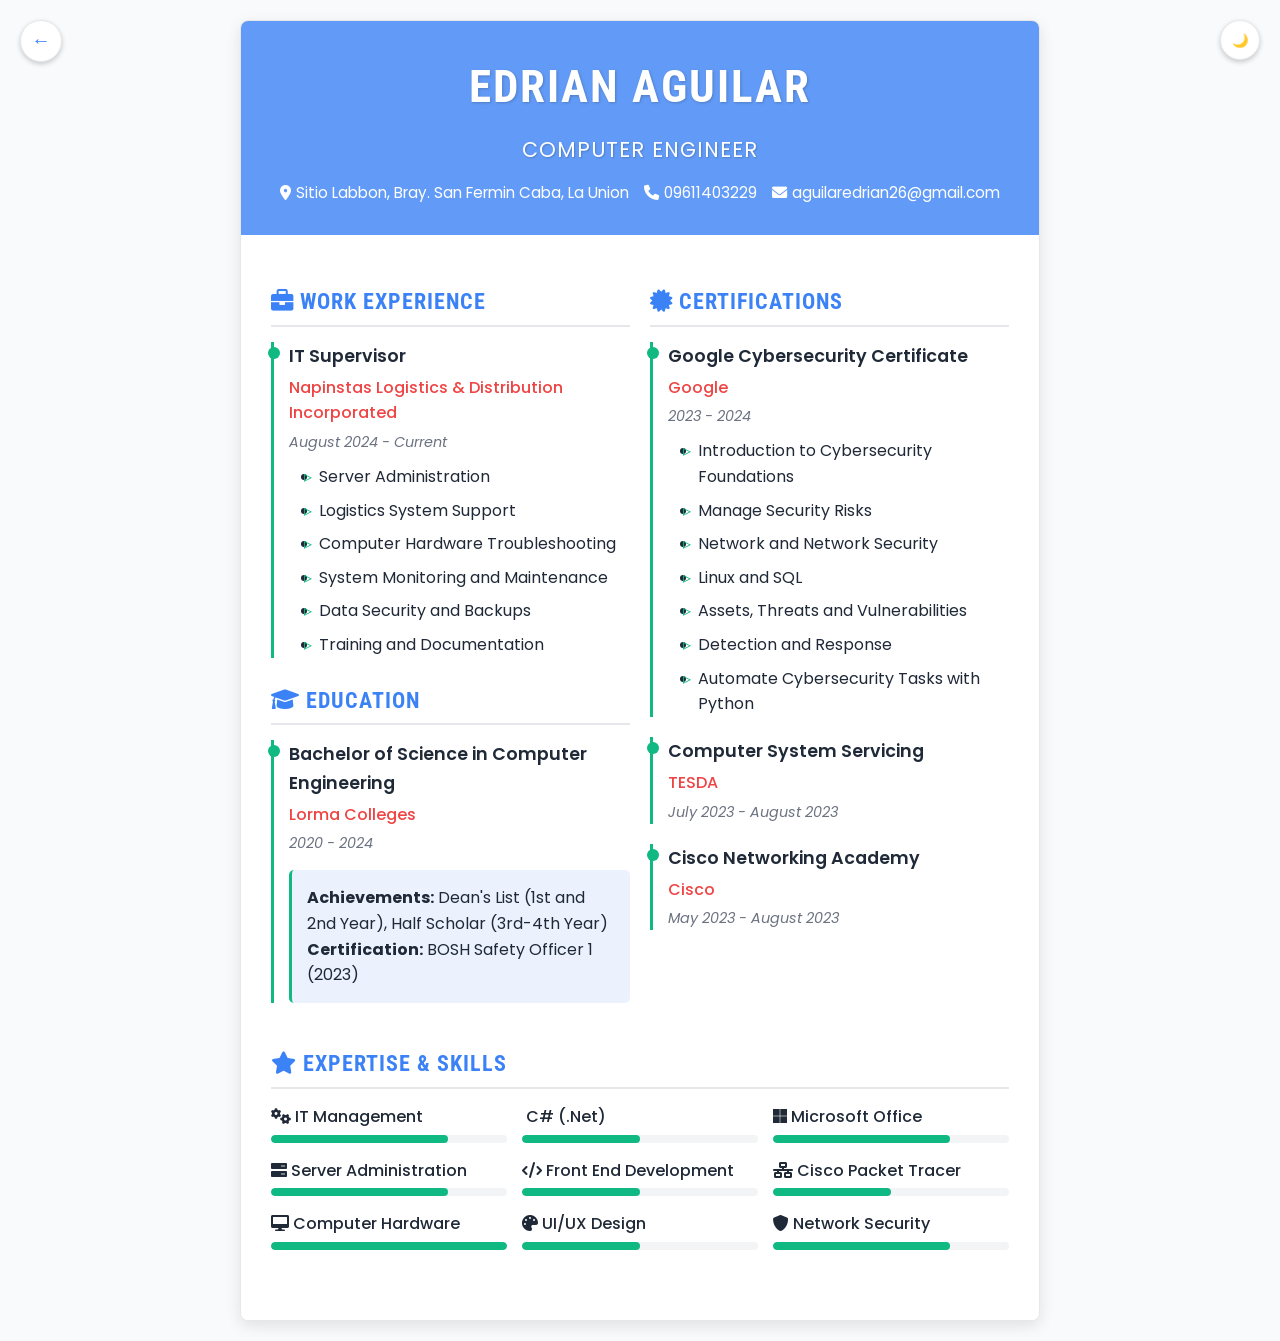
<file: Resume.html>
<!DOCTYPE html>
<html lang="en">
<head>
    <meta charset="UTF-8">
    <meta name="viewport" content="width=device-width, initial-scale=1.0">
    <title>Edrian Aguilar - Computer Engineer</title>
    <link href="https://fonts.googleapis.com/css2?family=Poppins:wght@300;400;600;700&family=Roboto+Condensed:wght@700&display=swap" rel="stylesheet">
    <link rel="stylesheet" href="https://cdnjs.cloudflare.com/ajax/libs/font-awesome/6.0.0/css/all.min.css">
    <style>
        :root {
            --primary: #3b82f6;  /* Blue from portfolio */
            --secondary: #10b981;  /* Emerald from portfolio */
            --accent: #ef4444;  /* Red from portfolio */
            --tertiary: #f59e0b;  /* Amber for additional accent */
            --light: #f3f4f6;  /* Light gray from portfolio */
            --dark: #1f2937;  /* Dark gray from portfolio */
            --gray: #6b7280;  /* Medium gray from portfolio */
            --header-bg: rgba(59, 130, 246, 0.8);  /* Semi-transparent blue */
            --bg-color: #f9fafb;  /* Very light gray from portfolio */
            --text-color: #1f2937;  /* Dark gray from portfolio */
            --card-bg: white;
            --highlight-bg: rgba(59, 130, 246, 0.1);
            --border-color: #e5e7eb;  /* Light border from portfolio */
        }

        [data-theme="dark"] {
            --primary: #60a5fa;  /* Lighter blue for dark mode */
            --secondary: #34d399;  /* Lighter emerald for dark mode */
            --accent: #f87171;  /* Lighter red for dark mode */
            --light: #374151;  /* Darker gray */
            --dark: #f9fafb;  /* Light text */
            --gray: #9ca3af;  /* Lighter gray */
            --header-bg: rgba(37, 99, 235, 0.8);  /* Darker blue */
            --bg-color: #111827;  /* Very dark background */
            --text-color: #f9fafb;  /* Light text */
            --card-bg: #1f2937;  /* Dark card background */
            --highlight-bg: rgba(16, 185, 129, 0.2);  /* Emerald highlight */
            --border-color: #374151;  /* Dark border */
        }

        body {
            font-family: 'Poppins', sans-serif;
            line-height: 1.6;
            color: var(--text-color);
            max-width: 800px;
            margin: 0 auto;
            padding: 20px;
            background-color: var(--bg-color);
            transition: background-color 0.3s ease, color 0.3s ease;
        }
        
        .resume-container {
            background-color: var(--card-bg);
            box-shadow: 0 5px 15px rgba(0,0,0,0.1);
            border-radius: 8px;
            overflow: hidden;
            transition: all 0.3s ease;
            border: 1px solid var(--border-color);
            animation: fadeInUp 1s ease-out;
        }

        @keyframes fadeInUp {
            from {
                opacity: 0;
                transform: translateY(30px);
            }
            to {
                opacity: 1;
                transform: translateY(0);
            }
        }
        
        .header {
            background-color: var(--header-bg);
            color: white;
            padding: 30px;
            text-align: center;
            position: relative;
            overflow: hidden;
            transition: background-color 0.3s ease;
        }
        
        .header::before {
            content: "";
            position: absolute;
            top: 0;
            left: 0;
            right: 0;
            bottom: 0;
            background: linear-gradient(135deg, var(--header-bg), rgba(16, 185, 129, 0.6));
            z-index: -1;
            animation: gradientShift 8s ease-in-out infinite;
        }

        @keyframes gradientShift {
            0%, 100% { background: linear-gradient(135deg, var(--header-bg), rgba(16, 185, 129, 0.6)); }
            50% { background: linear-gradient(135deg, rgba(16, 185, 129, 0.6), var(--header-bg)); }
        }
        
        h1 {
            font-family: 'Roboto Condensed', sans-serif;
            font-size: 2.8rem;
            margin: 0;
            letter-spacing: 2px;
            text-transform: uppercase;
            text-shadow: 1px 1px 3px rgba(0,0,0,0.2);
        }
        
        .title {
            font-size: 1.3rem;
            margin: 10px 0;
            letter-spacing: 1px;
            font-weight: 400;
            text-shadow: 1px 1px 2px rgba(0,0,0,0.2);
        }
        
        .contact-info {
            margin-top: 15px;
            font-size: 0.95rem;
            display: flex;
            flex-wrap: wrap;
            justify-content: center;
            gap: 15px;
        }
        
        .contact-info span {
            display: flex;
            align-items: center;
            gap: 5px;
        }
        
        .content {
            padding: 30px;
            background-color: var(--card-bg);
            transition: background-color 0.3s ease;
        }
        
        .section {
            margin-bottom: 25px;
        }
        
        h2 {
            font-family: 'Roboto Condensed', sans-serif;
            color: var(--primary);
            font-size: 1.4rem;
            margin-bottom: 15px;
            padding-bottom: 5px;
            border-bottom: 2px solid var(--border-color);
            text-transform: uppercase;
            letter-spacing: 1px;
            transition: color 0.3s ease, border-color 0.3s ease;
        }
        
        .job, .education-item, .certification {
            margin-bottom: 20px;
            padding-left: 15px;
            border-left: 3px solid var(--secondary);
            position: relative;
            transition: border-color 0.3s ease, transform 0.3s ease;
        }

        .job:hover, .education-item:hover, .certification:hover {
            transform: translateX(5px);
        }
        
        .job::before, .education-item::before, .certification::before {
            content: "";
            position: absolute;
            left: -6px;
            top: 5px;
            width: 12px;
            height: 12px;
            border-radius: 50%;
            background-color: var(--secondary);
            transition: background-color 0.3s ease;
        }
        
        .job-title, .education-degree, .certification-title {
            font-weight: 600;
            font-size: 1.1rem;
            color: var(--text-color);
            transition: color 0.3s ease;
        }
        
        .company, .school, .certification-org {
            font-weight: 500;
            color: var(--accent);
            margin: 5px 0;
            transition: color 0.3s ease;
        }
        
        .date {
            color: var(--gray);
            font-size: 0.9rem;
            font-style: italic;
            transition: color 0.3s ease;
        }
        
        ul {
            margin-top: 10px;
            padding-left: 30px;
        }
        
        li {
            margin-bottom: 8px;
            position: relative;
            color: var(--text-color);
            transition: color 0.3s ease;
        }
        
        li::before {
            content: "▹";
            position: absolute;
            left: -15px;
            color: var(--secondary);
            transition: color 0.3s ease;
        }
        
        .skills-container {
            display: flex;
            flex-wrap: wrap;
            gap: 15px;
        }
        
        .skill-category {
            flex: 1;
            min-width: 200px;
        }
        
        .skill-item {
            margin-bottom: 15px;
            transition: transform 0.3s ease;
        }

        .skill-item:hover {
            transform: scale(1.05);
        }

        .skill-name {
            font-weight: 500;
            color: var(--text-color);
            transition: color 0.3s ease;
        }

        .skill-level {
            color: var(--gray);
            font-size: 0.9rem;
            transition: color 0.3s ease;
            position: relative;
            height: 8px;
            background-color: var(--light);
            border-radius: 4px;
            margin-top: 5px;
            overflow: hidden;
        }

        .skill-level::after {
            content: "";
            position: absolute;
            top: 0;
            left: 0;
            height: 100%;
            background-color: var(--secondary);
            border-radius: 4px;
            transition: width 0.3s ease;
        }

        .skill-item[data-level="Beginner"] .skill-level::after { width: 25%; }
        .skill-item[data-level="Intermediate"] .skill-level::after { width: 50%; }
        .skill-item[data-level="Advanced"] .skill-level::after { width: 75%; }
        .skill-item[data-level="Expert"] .skill-level::after { width: 100%; }
        
        .highlight {
            background-color: var(--highlight-bg);
            padding: 15px;
            border-radius: 5px;
            margin: 15px 0;
            border-left: 3px solid var(--secondary);
            transition: background-color 0.3s ease, border-color 0.3s ease;
        }
        
        .two-column {
            display: flex;
            flex-wrap: wrap;
            gap: 20px;
        }
        
        .column {
            flex: 1;
            min-width: 300px;
        }
        
        .theme-toggle {
            position: fixed;
            top: 20px;
            right: 20px;
            background: var(--card-bg);
            border: 1px solid var(--border-color);
            border-radius: 50%;
            width: 40px;
            height: 40px;
            display: flex;
            align-items: center;
            justify-content: center;
            cursor: pointer;
            z-index: 100;
            box-shadow: 0 2px 5px rgba(0,0,0,0.2);
            transition: all 0.3s ease;
        }
        
        .theme-toggle:hover {
            transform: scale(1.1);
        }

        /* Back button styles */
        .back-button {
            position: fixed;
            top: 20px;
            left: 20px;
            background: var(--card-bg);
            color: var(--primary);
            border: 1px solid var(--border-color);
            border-radius: 50%;
            width: 40px;
            height: 40px;
            display: flex;
            align-items: center;
            justify-content: center;
            cursor: pointer;
            z-index: 100;
            box-shadow: 0 2px 5px rgba(0,0,0,0.2);
            transition: all 0.3s ease;
            text-decoration: none;
            font-size: 1.2rem;
        }
        
        .back-button:hover {
            transform: scale(1.1);
            background-color: var(--primary);
            color: white;
        }
        
        @media print {
            body {
                background-color: white;
                padding: 0;
            }
            
            .resume-container {
                box-shadow: none;
                border: none;
            }
            
            .header {
                background-color: #3b82f6 !important;
                -webkit-print-color-adjust: exact;
                print-color-adjust: exact;
            }
            
            .theme-toggle, .back-button {
                display: none;
            }
        }
    </style>
</head>
<body>
    <!-- Back Button -->
    <a href="Portfolio.html" class="back-button" aria-label="Go back to portfolio">←</a>
    
    <!-- Theme Toggle -->
    <button class="theme-toggle" id="themeToggle" aria-label="Toggle theme">🌓</button>

    <div class="resume-container">
        <div class="header">
            <h1>EDRIAN AGUILAR</h1>
            <div class="title">COMPUTER ENGINEER</div>
            <div class="contact-info">
                <span><i class="fas fa-map-marker-alt"></i> Sitio Labbon, Bray. San Fermin Caba, La Union</span>
                <span><i class="fas fa-phone"></i> 09611403229</span>
                <span><i class="fas fa-envelope"></i> aguilaredrian26@gmail.com</span>
            </div>
        </div>

        <div class="content">
            <div class="two-column">
                <div class="column">
                    <div class="section">
                        <h2><i class="fas fa-briefcase"></i> WORK EXPERIENCE</h2>
                        <div class="job">
                            <div class="job-title">IT Supervisor</div>
                            <div class="company">Napinstas Logistics & Distribution Incorporated</div>
                            <div class="date">August 2024 - Current</div>
                            <ul>
                                <li>Server Administration</li>
                                <li>Logistics System Support</li>
                                <li>Computer Hardware Troubleshooting</li>
                                <li>System Monitoring and Maintenance</li>
                                <li>Data Security and Backups</li>
                                <li>Training and Documentation</li>
                            </ul>
                        </div>
                    </div>

                    <div class="section">
                        <h2><i class="fas fa-graduation-cap"></i> EDUCATION</h2>
                        <div class="education-item">
                            <div class="education-degree">Bachelor of Science in Computer Engineering</div>
                            <div class="school">Lorma Colleges</div>
                            <div class="date">2020 - 2024</div>
                            <div class="highlight">
                                <strong>Achievements:</strong> Dean's List (1st and 2nd Year), Half Scholar (3rd-4th Year)<br>
                                <strong>Certification:</strong> BOSH Safety Officer 1 (2023)
                            </div>
                        </div>
                    </div>
                </div>

                <div class="column">
                    <div class="section">
                        <h2><i class="fas fa-certificate"></i> CERTIFICATIONS</h2>
                        <div class="certification">
                            <div class="certification-title">Google Cybersecurity Certificate</div>
                            <div class="certification-org">Google</div>
                            <div class="date">2023 - 2024</div>
                            <ul>
                                <li>Introduction to Cybersecurity Foundations</li>
                                <li>Manage Security Risks</li>
                                <li>Network and Network Security</li>
                                <li>Linux and SQL</li>
                                <li>Assets, Threats and Vulnerabilities</li>
                                <li>Detection and Response</li>
                                <li>Automate Cybersecurity Tasks with Python</li>
                            </ul>
                        </div>

                        <div class="certification">
                            <div class="certification-title">Computer System Servicing</div>
                            <div class="certification-org">TESDA</div>
                            <div class="date">July 2023 - August 2023</div>
                        </div>

                        <div class="certification">
                            <div class="certification-title">Cisco Networking Academy</div>
                            <div class="certification-org">Cisco</div>
                            <div class="date">May 2023 - August 2023</div>
                        </div>
                    </div>
                </div>
            </div>

                    <div class="section">
                        <h2><i class="fas fa-star"></i> EXPERTISE & SKILLS</h2>
                <div class="skills-container">
                    <div class="skill-category">
                        <div class="skill-item" data-level="Advanced">
                            <div class="skill-name"><i class="fas fa-cogs"></i> IT Management</div>
                            <div class="skill-level"></div>
                        </div>
                        <div class="skill-item" data-level="Advanced">
                            <div class="skill-name"><i class="fas fa-server"></i> Server Administration</div>
                            <div class="skill-level"></div>
                        </div>
                        <div class="skill-item" data-level="Expert">
                            <div class="skill-name"><i class="fas fa-desktop"></i> Computer Hardware</div>
                            <div class="skill-level"></div>
                        </div>
                    </div>
                    
                    <div class="skill-category">
                        <div class="skill-item" data-level="Intermediate">
                            <div class="skill-name"><i class="fab fa-csharp"></i> C# (.Net)</div>
                            <div class="skill-level"></div>
                        </div>
                        <div class="skill-item" data-level="Intermediate">
                            <div class="skill-name"><i class="fas fa-code"></i> Front End Development</div>
                            <div class="skill-level"></div>
                        </div>
                        <div class="skill-item" data-level="Intermediate">
                            <div class="skill-name"><i class="fas fa-palette"></i> UI/UX Design</div>
                            <div class="skill-level"></div>
                        </div>
                    </div>
                    
                    <div class="skill-category">
                        <div class="skill-item" data-level="Advanced">
                            <div class="skill-name"><i class="fab fa-microsoft"></i> Microsoft Office</div>
                            <div class="skill-level"></div>
                        </div>
                        <div class="skill-item" data-level="Intermediate">
                            <div class="skill-name"><i class="fas fa-network-wired"></i> Cisco Packet Tracer</div>
                            <div class="skill-level"></div>
                        </div>
                        <div class="skill-item" data-level="Advanced">
                            <div class="skill-name"><i class="fas fa-shield-alt"></i> Network Security</div>
                            <div class="skill-level"></div>
                        </div>
                    </div>
                </div>
            </div>
        </div>
    </div>

    <script>
        // Theme toggler functionality
        const themeToggle = document.getElementById('themeToggle');
        const prefersDarkScheme = window.matchMedia('(prefers-color-scheme: dark)');
        const currentTheme = localStorage.getItem('theme');
        
        // Set initial theme
        if (currentTheme === 'dark' || (!currentTheme && prefersDarkScheme.matches)) {
            document.documentElement.setAttribute('data-theme', 'dark');
            themeToggle.textContent = '☀️';
        } else {
            document.documentElement.setAttribute('data-theme', 'light');
            themeToggle.textContent = '🌙';
        }
        
        // Toggle theme on button click
        themeToggle.addEventListener('click', () => {
            const currentTheme = document.documentElement.getAttribute('data-theme');
            if (currentTheme === 'dark') {
                document.documentElement.setAttribute('data-theme', 'light');
                localStorage.setItem('theme', 'light');
                themeToggle.textContent = '🌙';
            } else {
                document.documentElement.setAttribute('data-theme', 'dark');
                localStorage.setItem('theme', 'dark');
                themeToggle.textContent = '☀️';
            }
        });
    </script>
</body>
</html>
</file>
